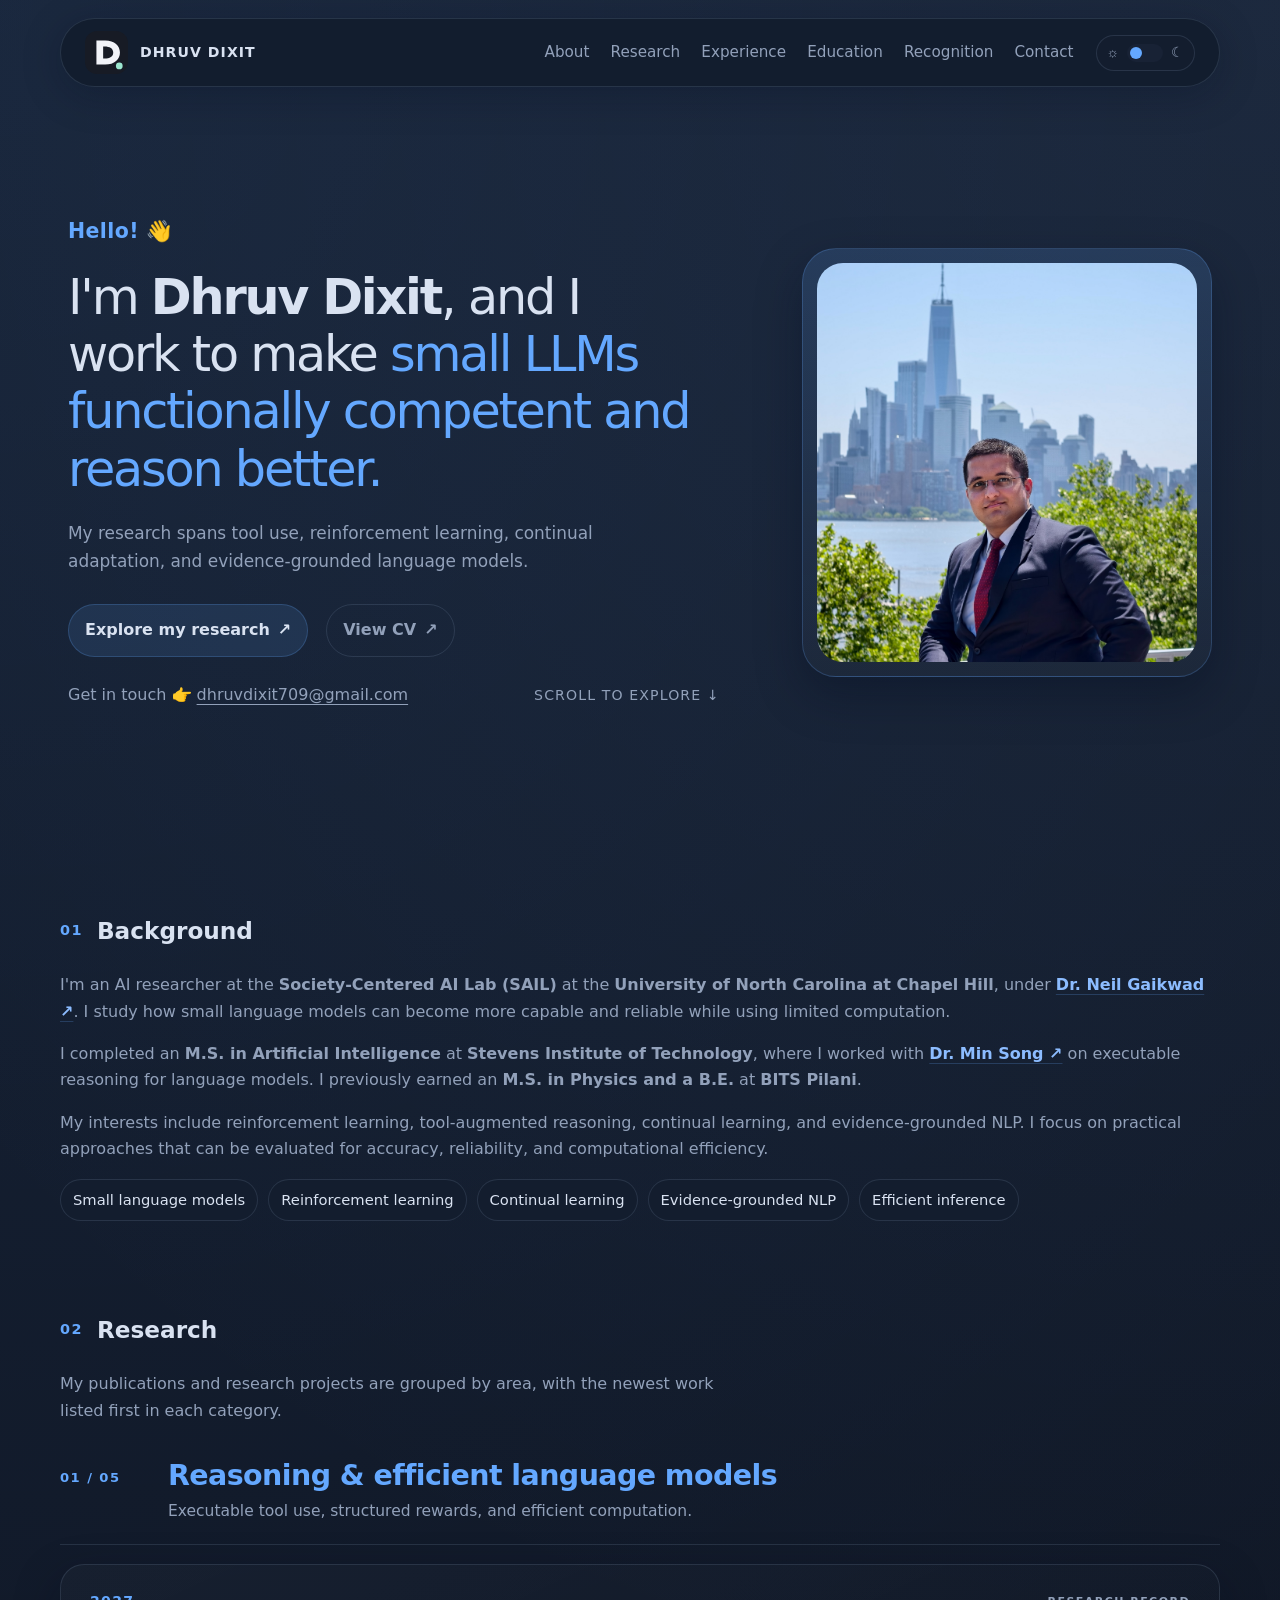
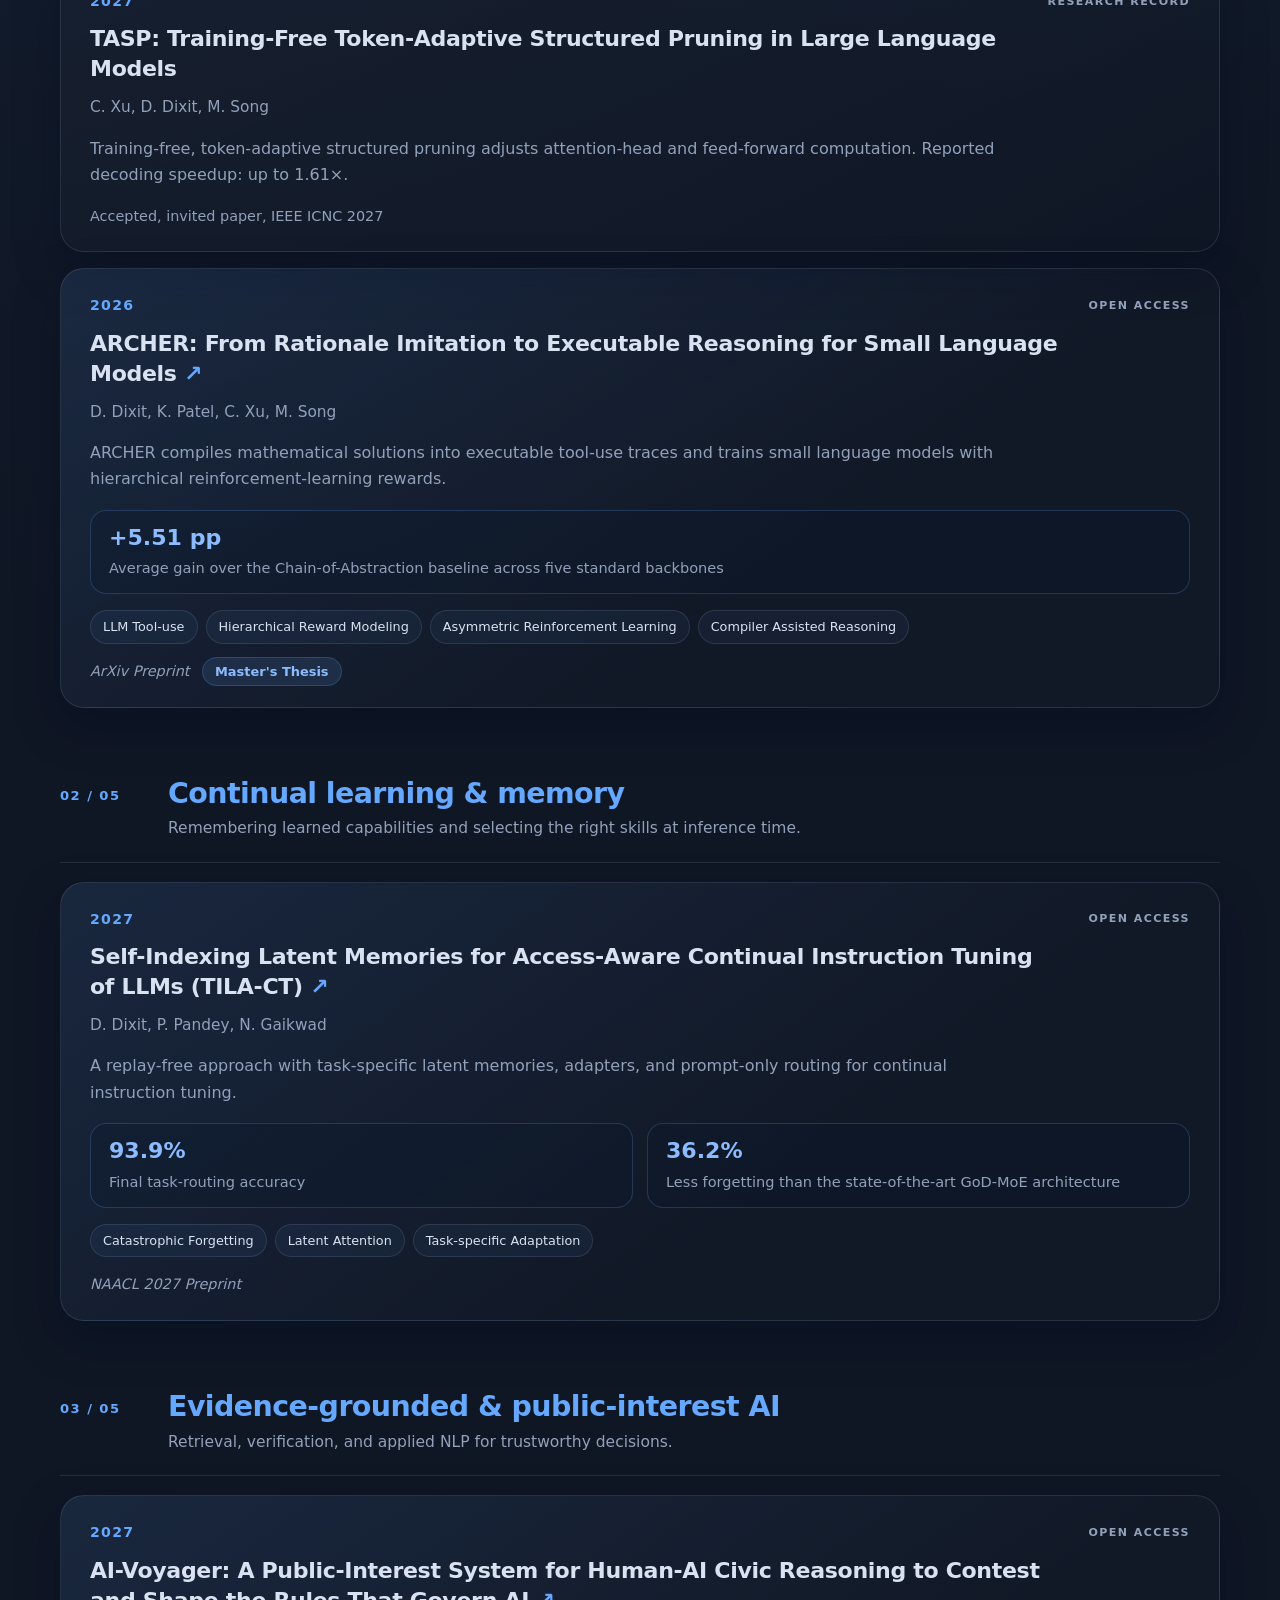
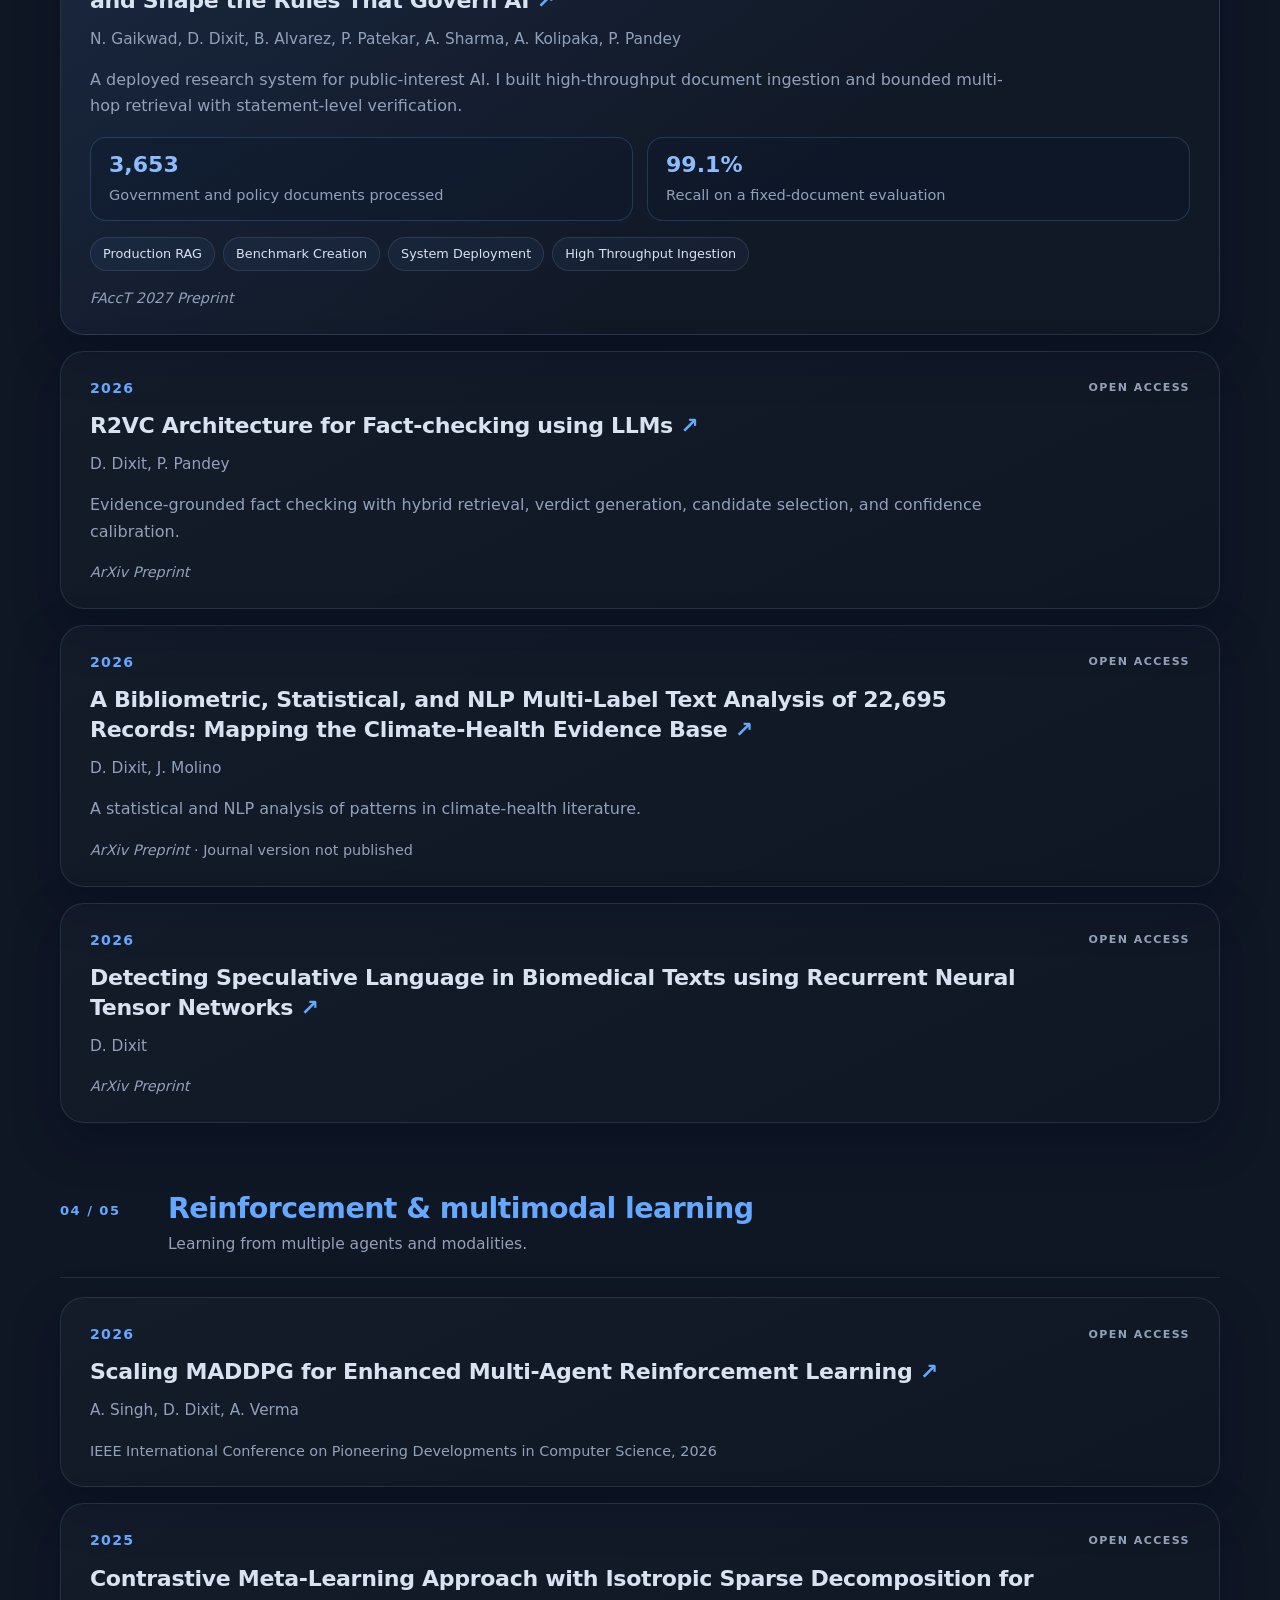
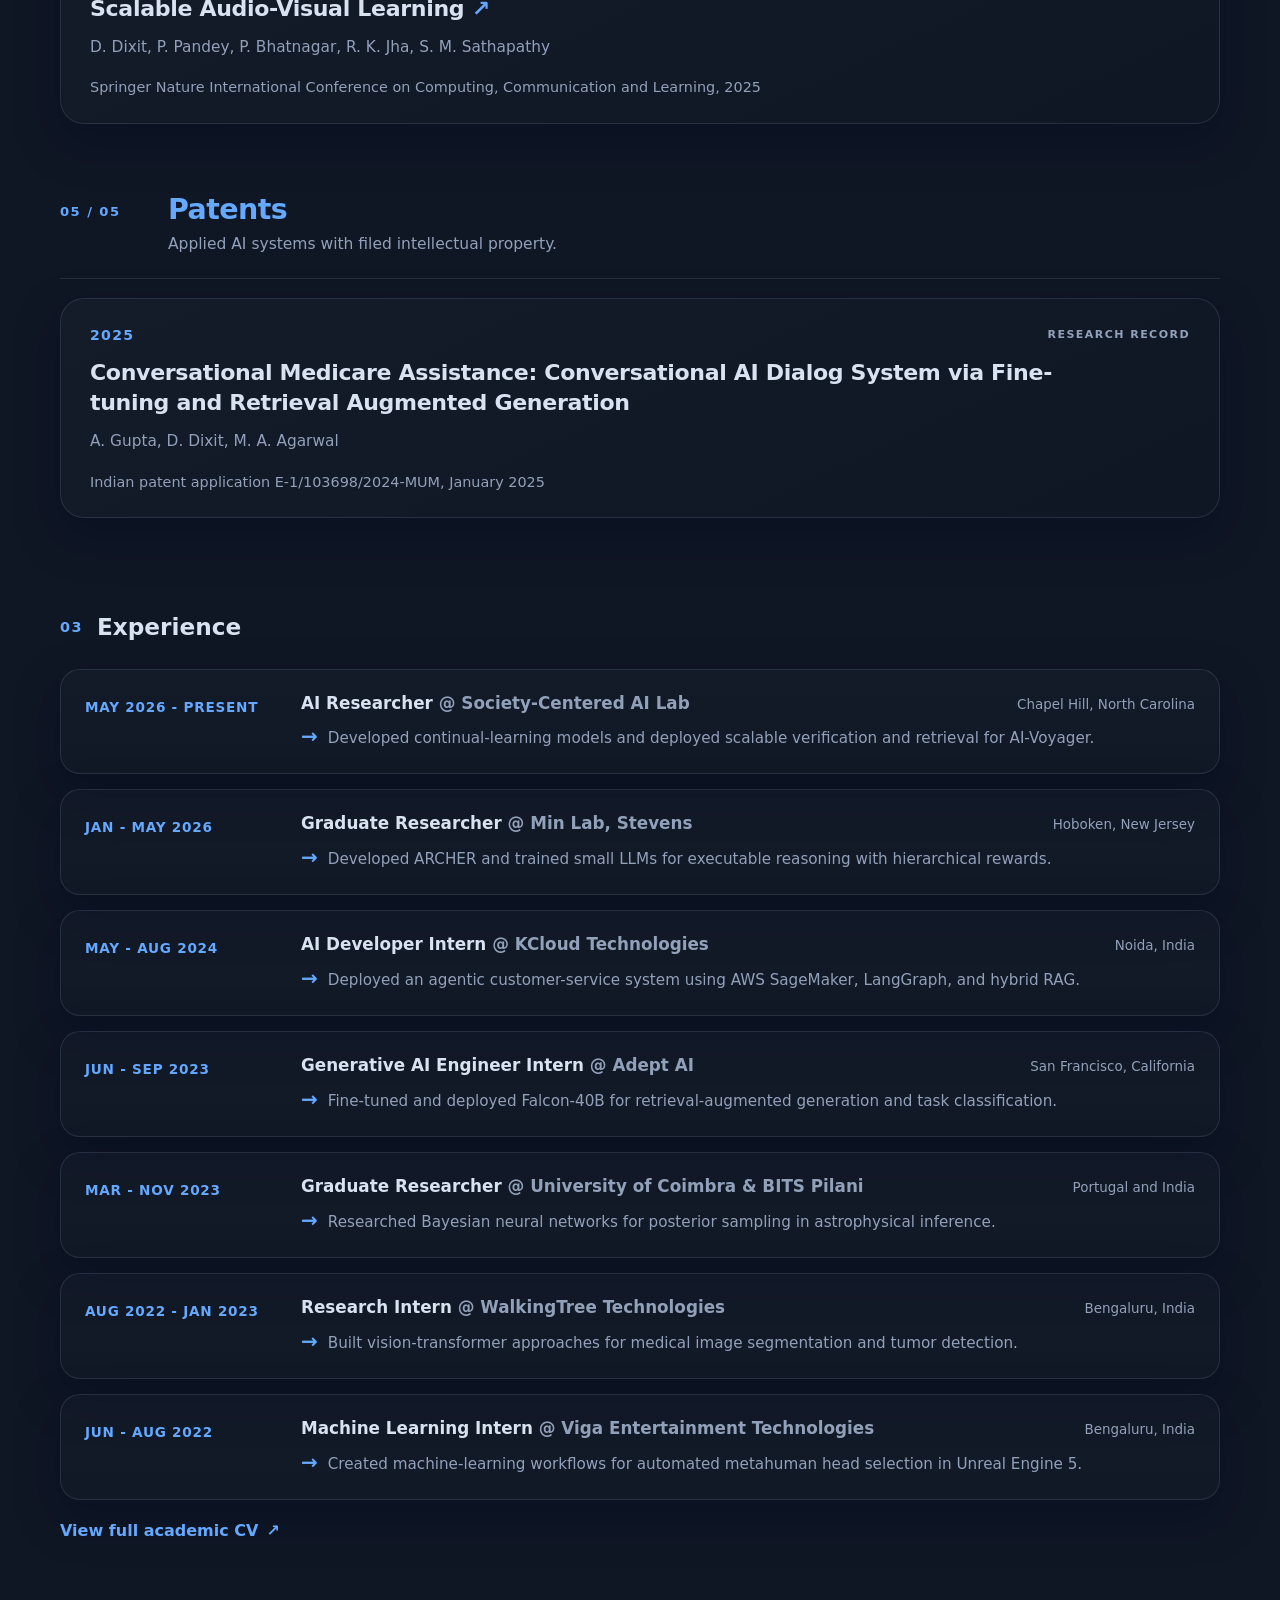
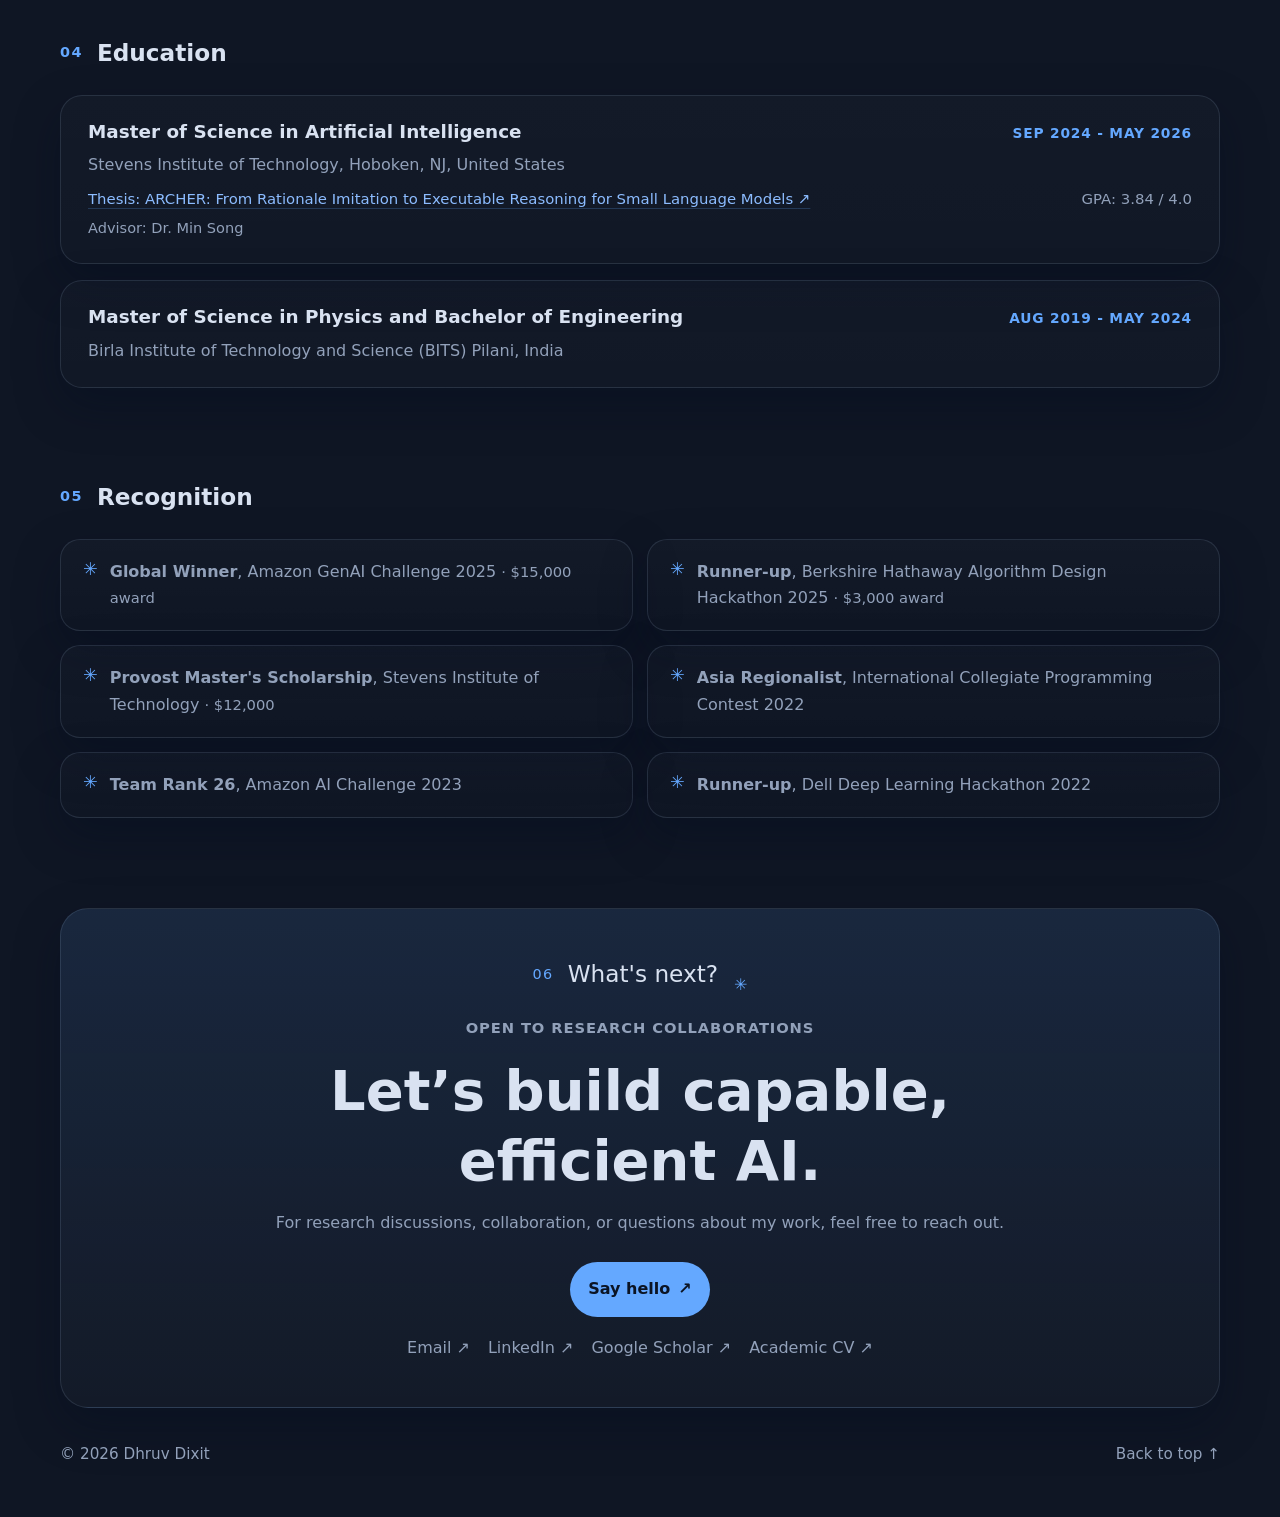
<file: index.html>
<!DOCTYPE html>

<html lang="en">
<head>
<meta charset="utf-8"/>
<meta content="width=device-width, initial-scale=1" name="viewport"/>
<meta content="dark light" name="color-scheme"/>
<meta content="#171a23" name="theme-color"/>
<meta content="Dhruv Dixit works on functionally competent small language models, tool-assisted reasoning, continual learning, and evidence-grounded AI." name="description"/>
<meta content="website" property="og:type"/>
<meta content="Dhruv Dixit" property="og:title"/>
<meta content="Research on capable small language models, continual learning, and evidence-grounded AI." property="og:description"/>
<meta content="assets/og-cover.svg" property="og:image"/>
<title>Dhruv Dixit</title>
<link href="assets/favicon.svg" rel="icon" type="image/svg+xml"/>
<link href="assets/styles.css" rel="stylesheet"/>
<script defer="" src="assets/site.js"></script>
<script type="application/ld+json">
  {
    "@context": "https://schema.org",
    "@type": "Person",
    "name": "Dhruv Dixit",
    "jobTitle": "AI Researcher",
    "email": "mailto:dhruvdixit709@gmail.com",
    "affiliation": {
      "@type": "Organization",
      "name": "Society-Centered AI Lab (SAIL), UNC Chapel Hill"
    },
    "alumniOf": [
      {"@type": "CollegeOrUniversity", "name": "Stevens Institute of Technology"},
      {"@type": "CollegeOrUniversity", "name": "BITS Pilani"}
    ],
    "knowsAbout": [
      "Large Language Models",
      "Reinforcement Learning",
      "Natural Language Processing",
      "Continual Learning",
      "Language Model Reasoning"
    ],
    "sameAs": [
      "https://www.linkedin.com/in/dhruvdixit7",
      "https://scholar.google.com/citations?user=IcXzS2gAAAAJ&hl=en"
    ]
  }
  </script>
</head>
<body>
<a class="skip-link" href="#main">Skip to content</a>
<div class="site-shell">
<header class="site-header" id="top">
<a aria-label="Dhruv Dixit, back to top" class="wordmark" href="#top"><img alt="" aria-hidden="true" class="wordmark-icon" src="assets/favicon.svg"/><span class="wordmark-label">DHRUV DIXIT</span></a>
<nav aria-label="Main navigation" class="desktop-nav">
<a href="#about">About</a>
<a href="#research">Research</a>
<a href="#experience">Experience</a>
<a href="#education">Education</a>
<a href="#recognition">Recognition</a>
<a href="#contact">Contact</a>
</nav>
<div class="header-actions">
<button aria-label="Switch to light theme" class="theme-toggle" id="theme-toggle" title="Toggle light / dark theme" type="button">
<span aria-hidden="true" class="theme-icon">☼</span>
<span class="theme-toggle-track"><span class="theme-toggle-dot"></span></span>
<span aria-hidden="true" class="theme-icon moon">☾</span>
</button>
<button aria-controls="mobile-nav" aria-expanded="false" aria-label="Open navigation" class="menu-toggle" id="menu-toggle" type="button">
<span></span><span></span><span></span>
</button>
</div>
</header>
<nav aria-label="Mobile navigation" class="mobile-nav" hidden="" id="mobile-nav">
<a href="#about">About</a>
<a href="#research">Research</a>
<a href="#experience">Experience</a>
<a href="#education">Education</a>
<a href="#recognition">Recognition</a>
<a href="#contact">Contact</a>
</nav>
<main id="main">
<section aria-labelledby="intro-title" class="intro">
<div class="intro-text">
<p class="eyebrow intro-hello">Hello! <span aria-hidden="true" class="wave">👋</span></p>
<h1 id="intro-title">I'm <strong>Dhruv Dixit</strong>, and I work to make <span class="text-accent">small LLMs functionally competent and reason better.</span></h1>
<p class="intro-summary">My research spans tool use, reinforcement learning, continual adaptation, and evidence-grounded language models.</p>
<div class="hero-actions">
<a class="action-link" href="#research">Explore my research <span aria-hidden="true">↗</span></a>
<a class="action-link secondary" href="assets/Dhruv_Dixit_Public_CV.pdf" rel="noopener noreferrer" target="_blank">View CV <span aria-hidden="true">↗</span></a>
</div>
<div class="intro-bottom">
<span>Get in touch <span aria-hidden="true">👉</span> <a class="underline-link" href="mailto:dhruvdixit709@gmail.com">dhruvdixit709@gmail.com</a></span>
<a class="scroll-link" href="#about">SCROLL TO EXPLORE <span aria-hidden="true">↓</span></a>
</div>
</div>
<div class="intro-photo-wrap">
<div class="intro-photo-card">
<img alt="Portrait of Dhruv Dixit with a city skyline in the background" class="intro-photo" fetchpriority="high" height="1242" src="assets/profile.jpg" width="1248"/>
</div>
</div>
</section>
<section aria-labelledby="about-heading" class="content-section" id="about">
<h2 class="section-label" id="about-heading"><span class="label-number">01</span> Background</h2>
<div class="section-body prose">
<p>I'm an AI researcher at the <strong>Society-Centered AI Lab (SAIL)</strong> at the <strong>University of North Carolina at Chapel Hill</strong>, under <a class="bio-link" href="https://www.media.mit.edu/people/gaikwad/overview/" rel="noopener noreferrer" target="_blank">Dr. Neil Gaikwad <span aria-hidden="true">↗</span></a>. I study how small language models can become more capable and reliable while using limited computation.</p>
<p>I completed an <strong>M.S. in Artificial Intelligence</strong> at <strong>Stevens Institute of Technology</strong>, where I worked with <a class="bio-link" href="https://www.stevens.edu/profile/msong6" rel="noopener noreferrer" target="_blank">Dr. Min Song <span aria-hidden="true">↗</span></a> on executable reasoning for language models. I previously earned an <strong>M.S. in Physics and a B.E.</strong> at <strong>BITS Pilani</strong>.</p>
<p>My interests include reinforcement learning, tool-augmented reasoning, continual learning, and evidence-grounded NLP. I focus on practical approaches that can be evaluated for accuracy, reliability, and computational efficiency.</p>
<div aria-label="Research interests" class="research-topics">
<span>Small language models</span>
<span>Reinforcement learning</span>
<span>Continual learning</span>
<span>Evidence-grounded NLP</span>
<span>Efficient inference</span>
</div>
</div>
</section>
<section aria-labelledby="research-heading" class="content-section" id="research">
<h2 class="section-label" id="research-heading"><span class="label-number">02</span> Research</h2>
<div class="section-body">
<p class="section-intro">My publications and research projects are grouped by area, with the newest work listed first in each category.</p>
<div class="research-categories"><section aria-labelledby="research-cat-01" class="research-category">
<div class="research-category-head"><span class="cat-index">01 / 05</span><div><h3 id="research-cat-01">Reasoning &amp; efficient language models</h3><p>Executable tool use, structured rewards, and efficient computation.</p></div></div>
<div class="research-cards"><article class="research-paper"><div class="research-paper-top"><span class="paper-year">2027</span><span class="paper-kind">RESEARCH RECORD</span></div><h4>TASP: Training-Free Token-Adaptive Structured Pruning in Large Language Models</h4><p class="paper-authors">C. Xu, D. Dixit, M. Song</p><p class="paper-description">Training-free, token-adaptive structured pruning adjusts attention-head and feed-forward computation. Reported decoding speedup: up to 1.61×.</p><div class="research-paper-footer"><span class="pub-status">Accepted, invited paper, IEEE ICNC 2027</span></div></article><article class="research-paper featured-paper"><div class="research-paper-top"><span class="paper-year">2026</span><span class="paper-kind">OPEN ACCESS</span></div><h4><a href="https://arxiv.org/abs/2611.18494" rel="noopener noreferrer" target="_blank">ARCHER: From Rationale Imitation to Executable Reasoning for Small Language Models <span aria-hidden="true" class="project-arrow">↗</span></a></h4><p class="paper-authors">D. Dixit, K. Patel, C. Xu, M. Song</p><p class="paper-description">ARCHER compiles mathematical solutions into executable tool-use traces and trains small language models with hierarchical reinforcement-learning rewards.</p><div class="paper-metrics"><div class="metric-box"><b>+5.51 pp</b><span>Average gain over the Chain-of-Abstraction baseline across five standard backbones</span></div></div><div aria-label="Keywords" class="paper-keywords"><span>LLM Tool-use</span><span>Hierarchical Reward Modeling</span><span>Asymmetric Reinforcement Learning</span><span>Compiler Assisted Reasoning</span></div><div class="research-paper-footer"><span class="pub-status"><em>ArXiv Preprint</em> <span class="pill thesis-pill">Master's Thesis</span></span></div></article></div>
</section><section aria-labelledby="research-cat-02" class="research-category">
<div class="research-category-head"><span class="cat-index">02 / 05</span><div><h3 id="research-cat-02">Continual learning &amp; memory</h3><p>Remembering learned capabilities and selecting the right skills at inference time.</p></div></div>
<div class="research-cards"><article class="research-paper featured-paper"><div class="research-paper-top"><span class="paper-year">2027</span><span class="paper-kind">OPEN ACCESS</span></div><h4><a href="https://arxiv.org/abs/2611.11684" rel="noopener noreferrer" target="_blank">Self-Indexing Latent Memories for Access-Aware Continual Instruction Tuning of LLMs (TILA-CT) <span aria-hidden="true" class="project-arrow">↗</span></a></h4><p class="paper-authors">D. Dixit, P. Pandey, N. Gaikwad</p><p class="paper-description">A replay-free approach with task-specific latent memories, adapters, and prompt-only routing for continual instruction tuning.</p><div class="paper-metrics"><div class="metric-box"><b>93.9%</b><span>Final task-routing accuracy</span></div><div class="metric-box"><b>36.2%</b><span>Less forgetting than the state-of-the-art GoD-MoE architecture</span></div></div><div aria-label="Keywords" class="paper-keywords"><span>Catastrophic Forgetting</span><span>Latent Attention</span><span>Task-specific Adaptation</span></div><div class="research-paper-footer"><span class="pub-status"><em>NAACL 2027 Preprint</em></span></div></article></div>
</section><section aria-labelledby="research-cat-03" class="research-category">
<div class="research-category-head"><span class="cat-index">03 / 05</span><div><h3 id="research-cat-03">Evidence-grounded &amp; public-interest AI</h3><p>Retrieval, verification, and applied NLP for trustworthy decisions.</p></div></div>
<div class="research-cards"><article class="research-paper featured-paper"><div class="research-paper-top"><span class="paper-year">2027</span><span class="paper-kind">OPEN ACCESS</span></div><h4><a href="https://arxiv.org/abs/2611.17564" rel="noopener noreferrer" target="_blank">AI-Voyager: A Public-Interest System for Human-AI Civic Reasoning to Contest and Shape the Rules That Govern AI <span aria-hidden="true" class="project-arrow">↗</span></a></h4><p class="paper-authors">N. Gaikwad, D. Dixit, B. Alvarez, P. Patekar, A. Sharma, A. Kolipaka, P. Pandey</p><p class="paper-description">A deployed research system for public-interest AI. I built high-throughput document ingestion and bounded multi-hop retrieval with statement-level verification.</p><div class="paper-metrics"><div class="metric-box"><b>3,653</b><span>Government and policy documents processed</span></div><div class="metric-box"><b>99.1%</b><span>Recall on a fixed-document evaluation</span></div></div><div aria-label="Keywords" class="paper-keywords"><span>Production RAG</span><span>Benchmark Creation</span><span>System Deployment</span><span>High Throughput Ingestion</span></div><div class="research-paper-footer"><span class="pub-status"><em>FAccT 2027 Preprint</em></span></div></article><article class="research-paper"><div class="research-paper-top"><span class="paper-year">2026</span><span class="paper-kind">OPEN ACCESS</span></div><h4><a href="https://arxiv.org/abs/2609.11955" rel="noopener noreferrer" target="_blank">R2VC Architecture for Fact-checking using LLMs <span aria-hidden="true" class="project-arrow">↗</span></a></h4><p class="paper-authors">D. Dixit, P. Pandey</p><p class="paper-description">Evidence-grounded fact checking with hybrid retrieval, verdict generation, candidate selection, and confidence calibration.</p><div class="research-paper-footer"><span class="pub-status"><em>ArXiv Preprint</em></span></div></article><article class="research-paper"><div class="research-paper-top"><span class="paper-year">2026</span><span class="paper-kind">OPEN ACCESS</span></div><h4><a href="https://arxiv.org/abs/2608.09985" rel="noopener noreferrer" target="_blank">A Bibliometric, Statistical, and NLP Multi-Label Text Analysis of 22,695 Records: Mapping the Climate-Health Evidence Base <span aria-hidden="true" class="project-arrow">↗</span></a></h4><p class="paper-authors">D. Dixit, J. Molino</p><p class="paper-description">A statistical and NLP analysis of patterns in climate-health literature.</p><div class="research-paper-footer"><span class="pub-status"><em>ArXiv Preprint</em> · Journal version not published</span></div></article><article class="research-paper"><div class="research-paper-top"><span class="paper-year">2026</span><span class="paper-kind">OPEN ACCESS</span></div><h4><a href="https://arxiv.org/abs/2606.10471" rel="noopener noreferrer" target="_blank">Detecting Speculative Language in Biomedical Texts using Recurrent Neural Tensor Networks <span aria-hidden="true" class="project-arrow">↗</span></a></h4><p class="paper-authors">D. Dixit</p><div class="research-paper-footer"><span class="pub-status"><em>ArXiv Preprint</em></span></div></article></div>
</section><section aria-labelledby="research-cat-04" class="research-category">
<div class="research-category-head"><span class="cat-index">04 / 05</span><div><h3 id="research-cat-04">Reinforcement &amp; multimodal learning</h3><p>Learning from multiple agents and modalities.</p></div></div>
<div class="research-cards"><article class="research-paper"><div class="research-paper-top"><span class="paper-year">2026</span><span class="paper-kind">OPEN ACCESS</span></div><h4><a href="https://ieeexplore.ieee.org/document/11383636" rel="noopener noreferrer" target="_blank">Scaling MADDPG for Enhanced Multi-Agent Reinforcement Learning <span aria-hidden="true" class="project-arrow">↗</span></a></h4><p class="paper-authors">A. Singh, D. Dixit, A. Verma</p><div class="research-paper-footer"><span class="pub-status">IEEE International Conference on Pioneering Developments in Computer Science, 2026</span></div></article><article class="research-paper"><div class="research-paper-top"><span class="paper-year">2025</span><span class="paper-kind">OPEN ACCESS</span></div><h4><a href="https://link.springer.com/chapter/10.1007/978-3-031-79041-6_21" rel="noopener noreferrer" target="_blank">Contrastive Meta-Learning Approach with Isotropic Sparse Decomposition for Scalable Audio-Visual Learning <span aria-hidden="true" class="project-arrow">↗</span></a></h4><p class="paper-authors">D. Dixit, P. Pandey, P. Bhatnagar, R. K. Jha, S. M. Sathapathy</p><div class="research-paper-footer"><span class="pub-status">Springer Nature International Conference on Computing, Communication and Learning, 2025</span></div></article></div>
</section><section aria-labelledby="research-cat-05" class="research-category">
<div class="research-category-head"><span class="cat-index">05 / 05</span><div><h3 id="research-cat-05">Patents</h3><p>Applied AI systems with filed intellectual property.</p></div></div>
<div class="research-cards"><article class="research-paper"><div class="research-paper-top"><span class="paper-year">2025</span><span class="paper-kind">RESEARCH RECORD</span></div><h4>Conversational Medicare Assistance: Conversational AI Dialog System via Fine-tuning and Retrieval Augmented Generation</h4><p class="paper-authors">A. Gupta, D. Dixit, M. A. Agarwal</p><div class="research-paper-footer"><span class="pub-status">Indian patent application E-1/103698/2024-MUM, January 2025</span></div></article></div>
</section></div>
</div>
</section>
<section aria-labelledby="exp-heading" class="content-section" id="experience">
<h2 class="section-label" id="exp-heading"><span class="label-number">03</span> Experience</h2>
<div class="section-body">
<div class="experience-list">
<article class="experience-item"><div class="exp-time">MAY 2026 - PRESENT</div><div class="exp-details"><div class="exp-role-line"><h3>AI Researcher <span class="dim">@ Society-Centered AI Lab</span></h3><span class="exp-place">Chapel Hill, North Carolina</span></div><p class="exp-one-liner">Developed continual-learning models and deployed scalable verification and retrieval for AI-Voyager.</p></div></article>
<article class="experience-item"><div class="exp-time">JAN - MAY 2026</div><div class="exp-details"><div class="exp-role-line"><h3>Graduate Researcher <span class="dim">@ Min Lab, Stevens</span></h3><span class="exp-place">Hoboken, New Jersey</span></div><p class="exp-one-liner">Developed ARCHER and trained small LLMs for executable reasoning with hierarchical rewards.</p></div></article>
<article class="experience-item"><div class="exp-time">MAY - AUG 2024</div><div class="exp-details"><div class="exp-role-line"><h3>AI Developer Intern <span class="dim">@ KCloud Technologies</span></h3><span class="exp-place">Noida, India</span></div><p class="exp-one-liner">Deployed an agentic customer-service system using AWS SageMaker, LangGraph, and hybrid RAG.</p></div></article>
<article class="experience-item"><div class="exp-time">JUN - SEP 2023</div><div class="exp-details"><div class="exp-role-line"><h3>Generative AI Engineer Intern <span class="dim">@ Adept AI</span></h3><span class="exp-place">San Francisco, California</span></div><p class="exp-one-liner">Fine-tuned and deployed Falcon-40B for retrieval-augmented generation and task classification.</p></div></article>
<article class="experience-item"><div class="exp-time">MAR - NOV 2023</div><div class="exp-details"><div class="exp-role-line"><h3>Graduate Researcher <span class="dim">@ University of Coimbra &amp; BITS Pilani</span></h3><span class="exp-place">Portugal and India</span></div><p class="exp-one-liner">Researched Bayesian neural networks for posterior sampling in astrophysical inference.</p></div></article>
<article class="experience-item"><div class="exp-time">AUG 2022 - JAN 2023</div><div class="exp-details"><div class="exp-role-line"><h3>Research Intern <span class="dim">@ WalkingTree Technologies</span></h3><span class="exp-place">Bengaluru, India</span></div><p class="exp-one-liner">Built vision-transformer approaches for medical image segmentation and tumor detection.</p></div></article>
<article class="experience-item"><div class="exp-time">JUN - AUG 2022</div><div class="exp-details"><div class="exp-role-line"><h3>Machine Learning Intern <span class="dim">@ Viga Entertainment Technologies</span></h3><span class="exp-place">Bengaluru, India</span></div><p class="exp-one-liner">Created machine-learning workflows for automated metahuman head selection in Unreal Engine 5.</p></div></article>
</div>
<a class="inline-cta" href="assets/Dhruv_Dixit_Public_CV.pdf" rel="noopener noreferrer" target="_blank">View full academic CV <span aria-hidden="true">↗</span></a>
</div>
</section>
<section aria-labelledby="edu-heading" class="content-section" id="education">
<h2 class="section-label" id="edu-heading"><span class="label-number">04</span> Education</h2>
<div class="section-body">
<div class="education-grid"><article class="education-item">
<div class="edu-mainline">
<h3>Master of Science in Artificial Intelligence</h3>
<span class="item-overline">SEP 2024 - MAY 2026</span>
</div>
<p class="edu-school">Stevens Institute of Technology, Hoboken, NJ, United States</p>
<div class="edu-details">
<a class="edu-thesis-link" href="https://arxiv.org/abs/2611.18494" rel="noopener noreferrer" target="_blank">Thesis: ARCHER: From Rationale Imitation to Executable Reasoning for Small Language Models <span aria-hidden="true">↗</span></a>
<span class="edu-gpa">GPA: 3.84 / 4.0</span>
</div>
<p class="edu-advisor">Advisor: Dr. Min Song</p>
</article><article class="education-item">
<div class="edu-mainline">
<h3>Master of Science in Physics and Bachelor of Engineering</h3>
<span class="item-overline">AUG 2019 - MAY 2024</span>
</div>
<p class="edu-school">Birla Institute of Technology and Science (BITS) Pilani, India</p>
</article></div>
</div>
</section>
<section aria-labelledby="recog-heading" class="content-section" id="recognition">
<h2 class="section-label" id="recog-heading"><span class="label-number">05</span> Recognition</h2>
<div class="section-body">
<ul class="awards recognition-list">
<li><span class="award-symbol">✳</span><div><strong>Global Winner</strong>, Amazon GenAI Challenge 2025 <span class="award-prize">· $15,000 award</span></div></li>
<li><span class="award-symbol">✳</span><div><strong>Runner-up</strong>, Berkshire Hathaway Algorithm Design Hackathon 2025 <span class="award-prize">· $3,000 award</span></div></li>
<li><span class="award-symbol">✳</span><div><strong>Provost Master's Scholarship</strong>, Stevens Institute of Technology <span class="award-prize">· $12,000</span></div></li>
<li><span class="award-symbol">✳</span><div><strong>Asia Regionalist</strong>, International Collegiate Programming Contest 2022</div></li>
<li><span class="award-symbol">✳</span><div><strong>Team Rank 26</strong>, Amazon AI Challenge 2023</div></li>
<li><span class="award-symbol">✳</span><div><strong>Runner-up</strong>, Dell Deep Learning Hackathon 2022</div></li>
</ul>
</div>
</section>
<section aria-labelledby="contact-heading" class="contact-section" id="contact">
<div class="contact-topline">
<span class="section-label"><span class="label-number">06</span> What's next?</span>
<span aria-hidden="true" class="contact-asterisk">✳</span>
</div>
<p class="contact-kicker">Open to research collaborations</p>
<h2 id="contact-heading">Let’s build capable,<br/>efficient AI.</h2>
<p>For research discussions, collaboration, or questions about my work, feel free to reach out.</p>
<a class="contact-button" href="mailto:dhruvdixit709@gmail.com">Say hello <span aria-hidden="true">↗</span></a>
<div class="contact-links">
<a href="mailto:dhruvdixit709@gmail.com">Email ↗</a>
<a href="https://www.linkedin.com/in/dhruvdixit7" rel="noopener noreferrer" target="_blank">LinkedIn ↗</a>
<a href="https://scholar.google.com/citations?user=IcXzS2gAAAAJ&amp;hl=en" rel="noopener noreferrer" target="_blank">Google Scholar ↗</a>
<a href="assets/Dhruv_Dixit_Public_CV.pdf" rel="noopener noreferrer" target="_blank">Academic CV ↗</a>
</div>
</section>
</main>
<footer class="site-footer">
<span>© <span id="copyright-year">2026</span> Dhruv Dixit</span>
<a class="top-link" href="#top">Back to top ↑</a>
</footer>
</div>
</body>
</html>
</file>
<file: assets/styles.css>
:root {
  --bg: #0f1624;
  --surface: #131d2e;
  --surface-2: #182235;
  --text: #d9e2f1;
  --muted: #92a1ba;
  --line: rgba(148, 173, 207, 0.16);
  --shadow: 0 18px 45px rgba(3, 12, 31, 0.35);
  --accent: #64a8ff;
  --accent-2: #8cbcff;
  --accent-soft: rgba(100, 168, 255, 0.12);
  --accent-strong: rgba(100, 168, 255, 0.22);
  --max-width: 1120px;
  --radius: 22px;
  --radius-sm: 16px;
  --font: Inter, ui-sans-serif, system-ui, -apple-system, BlinkMacSystemFont, "Segoe UI", sans-serif;
}

:root[data-theme="light"] {
  --bg: #f5f8ff;
  --surface: #ffffff;
  --surface-2: #edf3ff;
  --text: #15233d;
  --muted: #53627f;
  --line: rgba(29, 58, 111, 0.12);
  --shadow: 0 14px 36px rgba(31, 54, 95, 0.10);
  --accent-soft: rgba(100, 168, 255, 0.12);
  --accent-strong: rgba(100, 168, 255, 0.18);
}

* { box-sizing: border-box; }
html { scroll-behavior: smooth; }
body {
  margin: 0;
  font-family: var(--font);
  background:
    radial-gradient(circle at top left, rgba(100, 168, 255, 0.10), transparent 28%),
    radial-gradient(circle at top right, rgba(140, 188, 255, 0.08), transparent 22%),
    var(--bg);
  color: var(--text);
  line-height: 1.65;
}
img { max-width: 100%; display: block; }
a { color: inherit; text-decoration: none; }
p { margin: 0 0 1rem; }

.skip-link {
  position: absolute;
  left: 16px;
  top: -60px;
  background: var(--surface);
  color: var(--text);
  padding: 10px 14px;
  border-radius: 10px;
  z-index: 999;
  border: 1px solid var(--line);
}
.skip-link:focus { top: 16px; }

.site-shell {
  width: min(calc(100% - 32px), var(--max-width));
  margin: 0 auto;
  padding-bottom: 40px;
}

.site-header {
  position: sticky;
  top: 0;
  z-index: 30;
  display: flex;
  align-items: center;
  justify-content: space-between;
  gap: 22px;
  padding: 18px 0;
  backdrop-filter: blur(14px);
  background: linear-gradient(to bottom, rgba(15, 22, 36, 0.82), rgba(15, 22, 36, 0.52));
}
:root[data-theme="light"] .site-header {
  background: linear-gradient(to bottom, rgba(245, 248, 255, 0.92), rgba(245, 248, 255, 0.62));
}

.wordmark {
  display: inline-flex;
  align-items: center;
  gap: 12px;
  font-weight: 800;
  letter-spacing: 0.08em;
}
.wordmark-mark {
  display: inline-grid;
  place-items: center;
  width: 44px;
  height: 44px;
  border-radius: 14px;
  border: 1px solid var(--accent-strong);
  background: rgba(255,255,255,0.02);
  color: var(--accent);
  font-size: 1.15rem;
}
.wordmark-label { font-size: 0.88rem; }
.accent, .text-accent { color: var(--accent); }

.desktop-nav, .header-actions { display: flex; align-items: center; }
.desktop-nav {
  gap: 20px;
  margin-left: auto;
}
.desktop-nav a,
.mobile-nav a,
.top-link,
.contact-links a,
.inline-cta,
.action-link,
.scroll-link,
.underline-link {
  transition: color .2s ease, transform .2s ease, opacity .2s ease;
}
.desktop-nav a:hover,
.mobile-nav a:hover,
.top-link:hover,
.contact-links a:hover,
.inline-cta:hover,
.action-link:hover,
.scroll-link:hover,
.underline-link:hover {
  color: var(--accent);
}
.desktop-nav a {
  font-size: 0.95rem;
  color: var(--muted);
}
.header-actions { gap: 10px; }

.theme-toggle, .menu-toggle {
  border: 1px solid var(--line);
  background: var(--surface);
  color: var(--text);
  border-radius: 999px;
}
.theme-toggle {
  display: inline-flex;
  align-items: center;
  gap: 8px;
  padding: 8px 10px;
  cursor: pointer;
}
.theme-icon { font-size: 0.85rem; color: var(--muted); }
.theme-icon.moon { transform: translateY(-1px); }
.theme-toggle-track {
  width: 36px;
  height: 18px;
  border-radius: 999px;
  background: var(--surface-2);
  position: relative;
}
.theme-toggle-dot {
  position: absolute;
  left: 3px;
  top: 3px;
  width: 12px;
  height: 12px;
  border-radius: 50%;
  background: var(--accent);
  transition: transform .2s ease;
}
:root[data-theme="light"] .theme-toggle-dot { transform: translateX(18px); }

.menu-toggle {
  display: none;
  width: 44px;
  height: 44px;
  border-radius: 14px;
  padding: 0;
  position: relative;
  cursor: pointer;
}
.menu-toggle span {
  position: absolute;
  left: 11px;
  width: 22px;
  height: 2px;
  background: var(--text);
  border-radius: 999px;
  transition: transform .2s ease, opacity .2s ease;
}
.menu-toggle span:nth-child(1) { top: 14px; }
.menu-toggle span:nth-child(2) { top: 21px; }
.menu-toggle span:nth-child(3) { top: 28px; }
.menu-toggle[aria-expanded="true"] span:nth-child(1) { transform: translateY(7px) rotate(45deg); }
.menu-toggle[aria-expanded="true"] span:nth-child(2) { opacity: 0; }
.menu-toggle[aria-expanded="true"] span:nth-child(3) { transform: translateY(-7px) rotate(-45deg); }

.mobile-nav {
  display: none;
  flex-direction: column;
  gap: 12px;
  padding: 18px;
  margin-bottom: 12px;
  border-radius: var(--radius-sm);
  border: 1px solid var(--line);
  background: var(--surface);
  box-shadow: var(--shadow);
}
.mobile-nav a { color: var(--muted); }

.intro {
  min-height: calc(100vh - 88px);
  display: grid;
  grid-template-columns: minmax(0, 1.15fr) minmax(280px, 0.85fr);
  gap: 42px;
  align-items: center;
  padding: 42px 0 28px;
}
.intro-hello,
.eyebrow {
  color: var(--accent);
  font-weight: 600;
  letter-spacing: 0.02em;
}
.wave { display: inline-block; animation: wave 2s infinite; transform-origin: 70% 70%; }
@keyframes wave {
  0%, 60%, 100% { transform: rotate(0deg); }
  10%, 30% { transform: rotate(18deg); }
  20%, 40% { transform: rotate(-8deg); }
}
.intro h1 {
  font-size: clamp(2.6rem, 5vw, 4.8rem);
  line-height: 1.06;
  margin: 0 0 1.35rem;
  max-width: 12ch;
}
.intro-summary {
  max-width: 60ch;
  color: var(--muted);
  font-size: 1.08rem;
}
.hero-actions, .intro-bottom, .contact-links {
  display: flex;
  flex-wrap: wrap;
  gap: 14px 18px;
  align-items: center;
}
.hero-actions { margin: 1.8rem 0 1.6rem; }
.action-link {
  display: inline-flex;
  align-items: center;
  gap: 8px;
  padding: 12px 16px;
  border-radius: 999px;
  border: 1px solid var(--accent-strong);
  background: var(--accent-soft);
  color: var(--text);
  font-weight: 600;
}
.action-link.secondary {
  background: transparent;
  color: var(--muted);
  border-color: var(--line);
}
.action-link:hover { transform: translateY(-1px); }
.intro-bottom {
  margin-top: 12px;
  color: var(--muted);
  justify-content: space-between;
}
.scroll-link { letter-spacing: 0.08em; font-size: 0.88rem; }
.underline-link { text-decoration: underline; text-underline-offset: 4px; }

.intro-photo-wrap {
  display: flex;
  justify-content: flex-end;
}
.intro-photo-card {
  position: relative;
  width: min(100%, 420px);
  border-radius: 34px;
  padding: 14px;
  background: linear-gradient(180deg, rgba(100, 168, 255, 0.16), rgba(255, 255, 255, 0.02));
  border: 1px solid var(--accent-strong);
  box-shadow: var(--shadow);
}
.intro-photo {
  width: 100%;
  aspect-ratio: 1 / 1.06;
  object-fit: cover;
  object-position: center 35%;
  border-radius: 26px;
}

.content-section,
.contact-section {
  padding: 90px 0 0;
}
.section-label {
  display: flex;
  align-items: center;
  gap: 14px;
  margin: 0 0 22px;
  font-size: 1.45rem;
}
.label-number {
  color: var(--accent);
  font-size: 0.9rem;
  letter-spacing: 0.1em;
  text-transform: uppercase;
}
.section-body,
.contact-section {
  color: var(--text);
}
.prose p,
.section-intro,
.small-note,
.pub-item p,
.paper-card p,
.project-card p,
.experience-item p,
.contact-section p,
.education-item p {
  color: var(--muted);
}

.research-topics,
.project-foot,
.status-row {
  display: flex;
  flex-wrap: wrap;
  gap: 10px;
}
.research-topics span,
.project-foot span,
.pill,
.pub-status,
.paper-year,
.item-overline,
.project-type,
.project-index,
.pub-year,
.exp-time,
.exp-place,
.contact-kicker,
.award-prize,
.edu-detail {
  font-size: 0.92rem;
}
.research-topics span,
.project-foot span,
.pill {
  padding: 8px 12px;
  border-radius: 999px;
  border: 1px solid var(--line);
  background: var(--surface);
}
.pill {
  border-color: var(--accent-strong);
  background: var(--accent-soft);
  color: var(--accent-2);
  font-weight: 700;
}
.section-intro { margin-bottom: 22px; max-width: 68ch; }

.project-grid {
  display: grid;
  grid-template-columns: repeat(12, 1fr);
  gap: 20px;
}
.project-card,
.paper-card,
.education-item,
.contact-section,
.pub-item,
.experience-item {
  border: 1px solid var(--line);
  background: linear-gradient(180deg, rgba(255,255,255,0.02), rgba(255,255,255,0.01));
  box-shadow: var(--shadow);
}
.project-card {
  grid-column: span 4;
  border-radius: var(--radius);
  padding: 24px;
}
.project-card.featured { background: linear-gradient(180deg, var(--accent-soft), rgba(255,255,255,0.02)); }
.project-card.wide-card { grid-column: span 5; }
.three-up .project-card:first-child { grid-column: span 3; }
.three-up .project-card:last-child { grid-column: span 4; }
.project-topline,
.pub-item,
.experience-item,
.contact-topline {
  display: flex;
  align-items: flex-start;
  justify-content: space-between;
  gap: 16px;
}
.project-topline {
  margin-bottom: 14px;
  color: var(--muted);
}
.project-card h3,
.paper-card h3,
.pub-item h3,
.experience-item h3,
.education-item h3,
.contact-section h2 {
  margin: 0 0 10px;
  line-height: 1.25;
}
.project-card h3 a,
.paper-card h3 a { text-decoration: none; }
.project-card h4 {
  margin: 0 0 8px;
  font-size: 1.1rem;
}
.project-subtitle {
  color: var(--accent-2);
  font-weight: 600;
  margin-bottom: 10px;
}
.project-metric {
  display: grid;
  gap: 6px;
  margin: 18px 0;
  padding: 14px;
  border-radius: 18px;
  background: rgba(255,255,255,0.03);
  border: 1px solid var(--line);
}
.project-metric b {
  font-size: 1.3rem;
  color: var(--accent);
}
.project-metric.compact { margin-top: 14px; }
.dual-paper-blocks {
  display: grid;
  grid-template-columns: 1fr 1fr;
  gap: 18px;
  margin-bottom: 16px;
}
.mini-paper {
  padding: 16px;
  border-radius: 18px;
  border: 1px solid var(--line);
  background: rgba(255,255,255,0.03);
}
.project-arrow { color: var(--accent); }

.paper-card-grid {
  display: grid;
  grid-template-columns: repeat(2, minmax(0, 1fr));
  gap: 18px;
}
.paper-card {
  border-radius: var(--radius);
  padding: 22px;
}
.paper-card .paper-year,
.pub-year,
.exp-time,
.contact-kicker,
.item-overline {
  color: var(--accent);
  font-weight: 700;
  letter-spacing: 0.06em;
  text-transform: uppercase;
}
.status-row { margin-top: 4px; align-items: center; }
.pub-status {
  display: inline-block;
  color: var(--muted);
}
.pub-status.accepted {
  color: var(--text);
}
.extra-publications {
  display: grid;
  gap: 16px;
  margin-top: 20px;
}
.pub-item,
.experience-item {
  padding: 20px 22px;
  border-radius: 20px;
}
.pub-item .pub-year {
  min-width: 72px;
}
.small-note {
  margin-top: 18px;
  font-size: 0.95rem;
}

.experience-list {
  display: grid;
  gap: 16px;
}
.exp-time {
  min-width: 180px;
}
.dim,
.exp-place,
.award-prize,
.edu-detail,
.contact-links a {
  color: var(--muted);
}
.inline-cta {
  display: inline-flex;
  gap: 8px;
  align-items: center;
  margin-top: 18px;
  color: var(--accent);
  font-weight: 600;
}
.inline-cta:hover { transform: translateX(1px); }

.education-grid {
  display: grid;
  grid-template-columns: repeat(2, minmax(0, 1fr));
  gap: 18px;
}
.education-item {
  border-radius: var(--radius);
  padding: 22px;
}
.small-heading {
  margin: 28px 0 16px;
}
.awards {
  list-style: none;
  padding: 0;
  margin: 0;
  display: grid;
  gap: 14px;
}
.awards li {
  display: flex;
  align-items: flex-start;
  gap: 12px;
  color: var(--muted);
}
.award-symbol {
  color: var(--accent);
  font-size: 1.1rem;
  line-height: 1.2;
}

.contact-section {
  text-align: center;
  border-radius: 28px;
  padding: 46px 28px;
  margin-top: 90px;
  background: linear-gradient(180deg, rgba(100, 168, 255, 0.12), rgba(255,255,255,0.02));
}
.contact-topline {
  justify-content: center;
  align-items: center;
}
.contact-asterisk { color: var(--accent); }
.contact-section h2 {
  font-size: clamp(2rem, 4.5vw, 3.5rem);
  margin-bottom: 14px;
}
.contact-button {
  display: inline-flex;
  align-items: center;
  gap: 8px;
  margin-top: 10px;
  padding: 14px 18px;
  border-radius: 999px;
  background: var(--accent);
  color: #0b1424;
  font-weight: 800;
}
.contact-links {
  justify-content: center;
  margin-top: 18px;
}

.site-footer {
  display: flex;
  flex-wrap: wrap;
  align-items: center;
  justify-content: space-between;
  gap: 10px 16px;
  padding: 34px 0 10px;
  color: var(--muted);
  font-size: 0.95rem;
}

@media (max-width: 960px) {
  .desktop-nav { display: none; }
  .menu-toggle { display: inline-block; }
  .mobile-nav[hidden] { display: none !important; }
  .mobile-nav:not([hidden]) { display: flex; }
  .intro {
    grid-template-columns: 1fr;
    min-height: auto;
    padding-top: 28px;
  }
  .intro h1 { max-width: 14ch; }
  .intro-photo-wrap { justify-content: center; order: -1; }
  .project-grid,
  .paper-card-grid,
  .education-grid,
  .dual-paper-blocks { grid-template-columns: 1fr; }
  .project-card,
  .project-card.wide-card,
  .three-up .project-card:first-child,
  .three-up .project-card:last-child { grid-column: 1 / -1; }
  .pub-item,
  .experience-item {
    flex-direction: column;
  }
  .exp-time,
  .pub-item .pub-year { min-width: 0; }
}

@media (max-width: 640px) {
  .site-shell { width: min(calc(100% - 20px), var(--max-width)); }
  .site-header { padding: 14px 0; }
  .wordmark-label { display: none; }
  .intro h1 { font-size: clamp(2.2rem, 12vw, 3.3rem); }
  .intro-bottom { flex-direction: column; align-items: flex-start; }
  .section-label { font-size: 1.25rem; }
  .project-card,
  .paper-card,
  .education-item,
  .pub-item,
  .experience-item,
  .contact-section {
    padding: 18px;
  }
  .contact-section { margin-top: 72px; }
}

/* 2026 research portfolio refinement */
:root {
  --max-width: 1160px;
}

.site-header {
  top: 16px;
  margin-top: 18px;
  padding: 12px 24px;
  border-radius: 999px;
  border: 1px solid var(--line);
  background: rgba(19, 29, 46, 0.94);
  box-shadow: 0 8px 38px rgba(3, 12, 31, 0.25);
  backdrop-filter: blur(22px);
}
:root[data-theme="light"] .site-header {
  background: rgba(255, 255, 255, 0.95);
}
.wordmark-icon {
  display: block;
  width: 43px;
  height: 43px;
  border-radius: 12px;
  flex: none;
}
.wordmark-label { letter-spacing: 0.075em; }
.desktop-nav { gap: clamp(12px, 1.65vw, 22px); }
.desktop-nav a { white-space: nowrap; }

.intro {
  min-height: min(735px, calc(100svh - 120px));
  grid-template-columns: minmax(0, 1.2fr) minmax(320px, 0.80fr);
  gap: clamp(26px, 4.5vw, 60px);
  padding: 55px 8px 40px;
}
.intro-hello {
  font-size: 1.28rem;
  font-weight: 650;
  margin-bottom: 20px;
}
.intro h1 {
  font-size: clamp(2.35rem, 3.85vw, 3.55rem);
  font-weight: 400;
  line-height: 1.16;
  letter-spacing: -0.045em;
  max-width: 20ch;
  margin-bottom: 22px;
}
.intro h1 strong { color: var(--text); font-weight: 800; }
.intro h1 .text-accent { font-weight: 400; }
.intro-summary { max-width: 54ch; font-size: 1.06rem; }
.intro-photo-card { width: min(100%, 410px); }
.intro-bottom { gap: 10px 20px; }

.bio-link {
  font-weight: 700;
  color: var(--accent-2);
  text-decoration: underline;
  text-decoration-color: var(--accent-strong);
  text-underline-offset: 4px;
}
.bio-link:hover { color: var(--accent); }

.research-categories { display: flex; flex-direction: column; gap: 56px; }
.research-category { scroll-margin-top: 126px; }
.research-category-head {
  display: grid;
  grid-template-columns: 86px minmax(0, 1fr);
  gap: 22px;
  padding: 12px 0 20px;
  border-bottom: 1px solid var(--line);
  margin-bottom: 19px;
}
.cat-index {
  color: var(--accent);
  font-size: 0.82rem;
  font-weight: 800;
  letter-spacing: 0.11em;
  padding-top: 9px;
}
.research-category-head h3 {
  margin: 0 0 5px;
  color: var(--text);
  font-size: clamp(1.3rem, 2.4vw, 1.78rem);
  letter-spacing: -0.02em;
  line-height: 1.25;
}
.research-category-head p { margin: 0; color: var(--muted); font-size: 0.97rem; }
.research-cards { display: grid; grid-template-columns: 1fr; gap: 16px; }
.research-paper {
  width: 100%;
  border-radius: 24px;
  border: 1px solid var(--line);
  background: linear-gradient(155deg, rgba(255,255,255,0.025), rgba(255,255,255,0.005));
  box-shadow: var(--shadow);
  padding: 25px 29px 23px;
  transition: border-color .18s ease, transform .18s ease;
}
.research-paper:hover {
  border-color: var(--accent-strong);
  transform: translateY(-2px);
}
.featured-paper {
  background: linear-gradient(145deg, var(--accent-soft), rgba(255,255,255,0.01) 65%);
}
.research-paper-top,
.research-paper-footer {
  display: flex;
  justify-content: space-between;
  align-items: center;
  gap: 16px;
}
.research-paper-top { margin-bottom: 11px; }
.research-paper .paper-year {
  color: var(--accent);
  font-size: 0.88rem;
  font-weight: 800;
  letter-spacing: 0.09em;
}
.paper-kind {
  color: var(--muted);
  font-size: 0.69rem;
  font-weight: 700;
  letter-spacing: 0.13em;
}
.research-paper h4 {
  font-size: clamp(1.12rem, 1.9vw, 1.38rem);
  line-height: 1.36;
  letter-spacing: -0.015em;
  font-weight: 720;
  margin: 0 0 11px;
  max-width: 970px;
}
.research-paper h4 a:hover { color: var(--accent-2); }
.paper-authors { color: var(--muted); font-size: 0.96rem; margin: 0 0 8px; }
.paper-description {
  color: var(--muted);
  margin: 15px 0 10px;
  max-width: 90ch;
  line-height: 1.65;
}
.paper-metrics {
  display: grid;
  grid-template-columns: repeat(2, minmax(0, 1fr));
  gap: 14px;
  margin: 17px 0 15px;
}
.metric-box {
  display: flex;
  flex-direction: column;
  gap: 6px;
  background: rgba(12, 24, 43, 0.30);
  border: 1px solid var(--accent-strong);
  border-radius: 16px;
  padding: 14px 18px;
  min-width: 0;
}
.paper-metrics .metric-box:only-child { grid-column: 1 / -1; }
.metric-box b { color: var(--accent-2); font-size: 1.38rem; line-height: 1.2; }
.metric-box span { color: var(--muted); font-size: 0.91rem; line-height: 1.5; }
:root[data-theme="light"] .metric-box { background: rgba(100, 168, 255, 0.07); }
.paper-keywords { display: flex; flex-wrap: wrap; gap: 8px; margin: 16px 0 7px; }
.paper-keywords span {
  border: 1px solid var(--line);
  background: rgba(100, 168, 255, 0.06);
  border-radius: 999px;
  font-size: 0.80rem;
  line-height: 1.4;
  padding: 7px 12px;
  color: var(--text);
}
.research-paper-footer { margin-top: 16px; gap: 10px; flex-wrap: wrap; }
.research-paper-footer .pub-status { font-size: 0.90rem; }
.research-paper-footer .thesis-pill {
  font-size: 0.81rem;
  margin-left: 8px;
  padding: 6px 12px;
}

.experience-list { gap: 15px; }
.experience-item {
  display: grid;
  grid-template-columns: 190px minmax(0, 1fr);
  gap: 26px;
  align-items: start;
  padding: 22px 24px;
}
.experience-item .exp-time {
  min-width: 0;
  white-space: nowrap;
  letter-spacing: 0.055em;
  font-size: 0.85rem;
  padding-top: 4px;
}
.exp-details { min-width: 0; }
.experience-item h3 { margin-bottom: 12px; }
.exp-one-liner {
  display: flex;
  align-items: baseline;
  gap: 10px;
  margin: 0 0 13px !important;
  font-size: 0.95rem;
}
.exp-one-liner::before {
  content: "→";
  flex: none;
  color: var(--accent);
  font-size: 1.25rem;
  font-weight: 750;
  line-height: 1;
}
.exp-place { display: block; font-size: 0.87rem; }

.recognition-list {
  display: grid;
  grid-template-columns: 1fr 1fr;
  gap: 14px;
}
.recognition-list li {
  border: 1px solid var(--line);
  border-radius: 20px;
  background: linear-gradient(180deg, rgba(255,255,255,0.02), rgba(255,255,255,0.005));
  padding: 19px 22px;
  box-shadow: var(--shadow);
}

#main section[id] { scroll-margin-top: 130px; }

@media (max-width: 1100px) {
  .desktop-nav { gap: 13px; }
  .desktop-nav a { font-size: 0.88rem; }
  .wordmark-label { font-size: 0.78rem; }
  .intro { grid-template-columns: minmax(0, 1.15fr) minmax(295px, .85fr); }
}
@media (max-width: 960px) {
  .site-header { top: 10px; margin-top: 12px; padding: 11px 16px; }
  .intro {
    grid-template-columns: minmax(0, 1fr) minmax(260px, .75fr);
    min-height: auto;
    gap: 25px;
    padding: 54px 2px 22px;
  }
  .intro h1 { max-width: 25ch; font-size: clamp(2rem, 4.6vw, 3rem); }
  .intro-photo-wrap { order: initial; }
  .wordmark-label { font-size: 0.88rem; }
  .experience-item { grid-template-columns: 150px minmax(0, 1fr); gap: 16px; }
}
@media (max-width: 720px) {
  .intro { grid-template-columns: 1fr; padding: 34px 0 20px; }
  .intro-photo-wrap { order: -1; justify-content: flex-start; }
  .intro-photo-card { width: min(65%, 290px); border-radius: 28px; padding: 10px; }
  .intro-photo { aspect-ratio: 1 / 1.04; border-radius: 22px; }
  .intro h1 { max-width: 23ch; font-size: clamp(2rem, 7vw, 3.05rem); }
  .intro-hello { font-size: 1.2rem; }
  .experience-item { grid-template-columns: 1fr; gap: 12px; }
  .recognition-list { grid-template-columns: 1fr; }
}
@media (max-width: 520px) {
  .site-shell { width: min(calc(100% - 28px), var(--max-width)); }
  .site-header { padding: 9px 12px; }
  .wordmark-icon { width: 40px; height: 40px; }
  .wordmark-label { font-size: .72rem; }
  .intro-photo-card { width: min(78%, 300px); }
  .research-category-head { grid-template-columns: 1fr; gap: 5px; padding-bottom: 18px; }
  .cat-index { padding-top: 0; }
  .research-paper { padding: 19px 17px; }
  .paper-metrics { grid-template-columns: 1fr; }
  .paper-metrics .metric-box:only-child { grid-column: 1; }
  .research-category-head h3 { font-size: 1.4rem; }
  .experience-item { padding: 18px; }
  .recognition-list li { padding: 16px; }
}
@media (prefers-reduced-motion: reduce) {
  *, *::before, *::after { scroll-behavior: auto !important; transition: none !important; animation: none !important; }
}

/* Keep the supplied portrait neatly contained across viewports. */
.intro-photo { height: auto; aspect-ratio: 1 / 1.05; }

/* Show the full wordmark whenever the mobile header has room. */
@media (min-width: 385px) and (max-width: 640px) {
  .wordmark-label { display: inline-block; font-size: 0.69rem; }
  .wordmark { gap: 7px; }
  .site-header { gap: 7px; }
}


/* Final refinements: research headings, CV-style education, right-aligned work locations. */
.research-category-head h3 {
  color: var(--accent);
}

/* Stack degree entries and arrange the degree and date horizontally in each row. */
.education-grid {
  grid-template-columns: minmax(0, 1fr);
  gap: 16px;
}
.education-item {
  padding: 23px 27px;
}
.edu-mainline {
  display: flex;
  justify-content: space-between;
  align-items: baseline;
  gap: 14px 24px;
}
.edu-mainline h3 {
  margin: 0;
  font-size: 1.15rem;
  line-height: 1.38;
}
.edu-mainline .item-overline {
  flex: none;
  white-space: nowrap;
  font-size: 0.86rem;
}
.education-item .edu-school {
  margin: 8px 0 0;
  color: var(--muted);
}
.edu-details {
  display: flex;
  justify-content: space-between;
  flex-wrap: wrap;
  gap: 8px 24px;
  align-items: baseline;
  margin-top: 8px;
  font-size: 0.93rem;
}
.edu-thesis-link {
  color: var(--accent-2);
  text-decoration: underline;
  text-decoration-color: var(--accent-strong);
  text-underline-offset: 4px;
}
.edu-thesis-link:hover { color: var(--accent); }
.edu-gpa { color: var(--muted); white-space: nowrap; }
.education-item .edu-advisor {
  font-size: 0.91rem;
  color: var(--muted);
  margin: 5px 0 0;
}

/* Locations share the title row and sit at its far right edge. */
.exp-role-line {
  display: flex;
  align-items: baseline;
  justify-content: space-between;
  gap: 8px 20px;
  margin-bottom: 12px;
}
.exp-role-line h3 {
  margin: 0;
  min-width: 0;
  font-size: 1.05rem;
  line-height: 1.35;
}
.exp-role-line .exp-place {
  display: inline;
  flex: none;
  margin-left: auto;
  text-align: right;
  white-space: nowrap;
  font-size: 0.84rem;
  font-weight: 500;
  line-height: 1.4;
}
.exp-details .exp-one-liner { margin-bottom: 0 !important; }

@media (max-width: 1080px) {
  .exp-role-line { flex-wrap: wrap; }
}
@media (max-width: 720px) {
  .edu-mainline { flex-wrap: wrap; gap: 6px 18px; }
  .exp-role-line { gap: 4px 14px; }
  .edu-mainline .item-overline { font-size: 0.8rem; }
}
</file>
